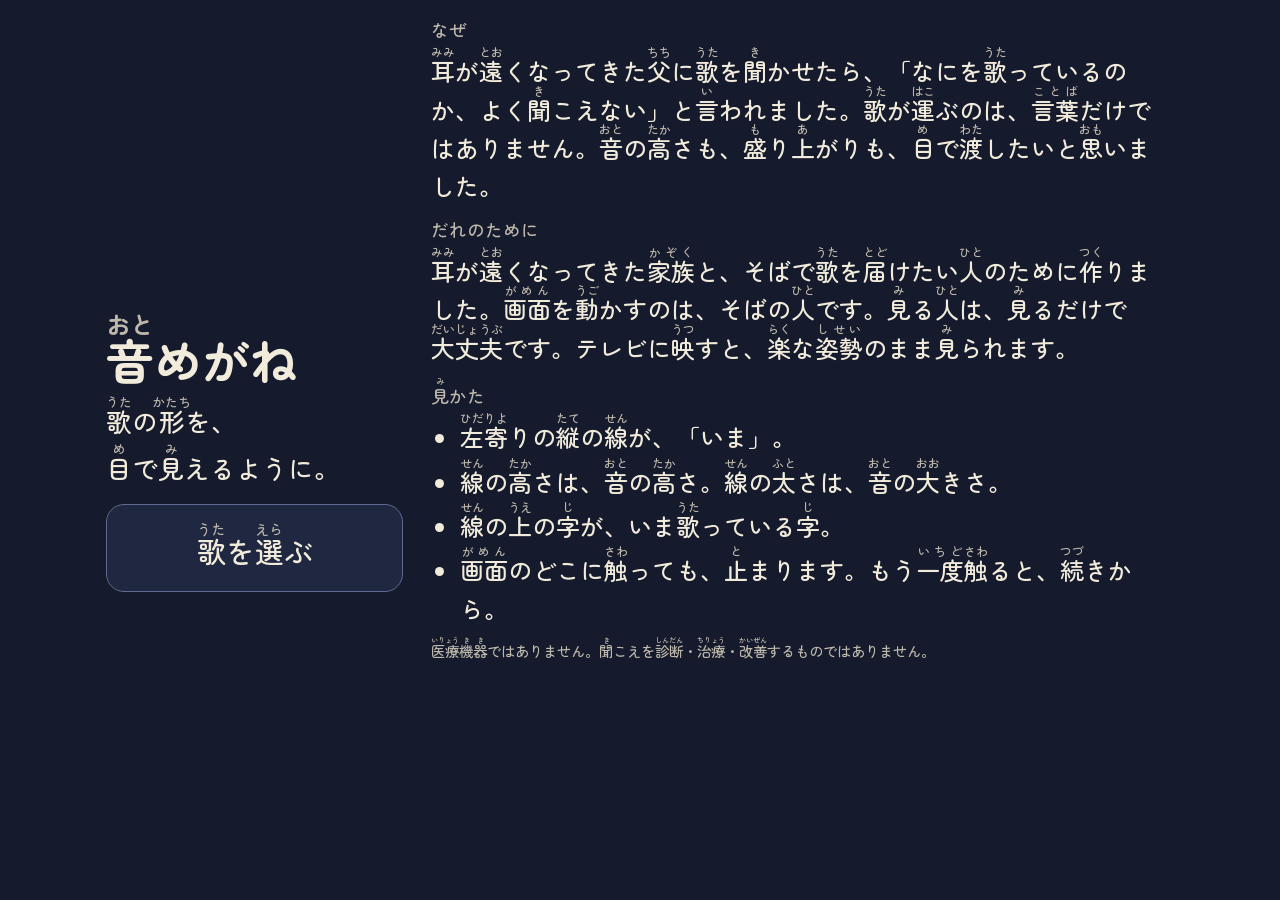
<file: index.html>
<!doctype html>
<html lang="ja">
<head>
  <meta charset="utf-8">
  <meta name="viewport" content="width=device-width, initial-scale=1, viewport-fit=cover">
  <meta name="color-scheme" content="dark">
  <meta name="theme-color" content="#151b2d">
  <title>音めがね</title>
  <!-- 白黒（くっきり）を、描く前に決める（js/contrast.js と同じ決まり。自分で選んだものを優先、なければ端末の設定） -->
  <script>
    (function () {
      var s = null;
      try { s = localStorage.getItem('oto-megane-contrast'); } catch (e) {}
      var m = function (q) { try { return window.matchMedia(q).matches; } catch (e) { return false; } };
      var on = s === 'on' || (s !== 'off' && (m('(prefers-contrast: more)') || m('(forced-colors: active)')));
      if (on) document.documentElement.setAttribute('data-contrast', 'bw');
    })();
  </script>
  <!-- ホーム画面に追加したとき、ブラウザの枠なしで開く（manifest の display: standalone。iPhone は apple-touch-icon を優先する） -->
  <link rel="manifest" href="manifest.webmanifest">
  <link rel="apple-touch-icon" href="icons/apple-touch-icon.png">
  <meta name="apple-mobile-web-app-title" content="音めがね">
  <meta name="apple-mobile-web-app-status-bar-style" content="black">
  <!-- 書体：Zen Maru Gothic（SIL Open Font License 1.1）を Google Fonts から。届くまでは今の書体で出す（display=swap。待たせない） -->
  <link rel="preconnect" href="https://fonts.googleapis.com">
  <link rel="preconnect" href="https://fonts.gstatic.com" crossorigin>
  <link rel="stylesheet" href="https://fonts.googleapis.com/css2?family=Zen+Maru+Gothic:wght@500&display=swap">
  <link rel="stylesheet" href="css/style.css?v=50">
  <link rel="stylesheet" href="css/uta.css?v=50">
</head>
<body class="uta">
  <!-- はじめの一枚（11/7）：曲の一覧の前に、なぜ作ったか・だれに向けて作ったか・見かたを出す。ボタンは「歌を選ぶ」1 つだけ。
       いまは毎回ここから始める（2 回目から飛ばすかは、まだ決めていない） -->
  <section id="top-view" class="top-view" aria-labelledby="top-title">
    <div class="top-head">
      <h1 id="top-title"><ruby>音<rt>おと</rt></ruby>めがね</h1>
      <p class="top-sub"><span><ruby>歌<rt>うた</rt></ruby>の<ruby>形<rt>かたち</rt></ruby>を、</span><span><ruby>目<rt>め</rt></ruby>で<ruby>見<rt>み</rt></ruby>えるように。</span></p>
      <button id="btn-choose" class="top-go" type="button"><span><ruby>歌<rt>うた</rt></ruby>を<ruby>選<rt>えら</rt></ruby>ぶ</span></button>
    </div>
    <div class="top-body">
      <section>
        <h2>なぜ</h2>
        <p><ruby>耳<rt>みみ</rt></ruby>が<ruby>遠<rt>とお</rt></ruby>くなってきた<ruby>父<rt>ちち</rt></ruby>に<ruby>歌<rt>うた</rt></ruby>を<ruby>聞<rt>き</rt></ruby>かせたら、「なにを<ruby>歌<rt>うた</rt></ruby>っているのか、よく<ruby>聞<rt>き</rt></ruby>こえない」と<ruby>言<rt>い</rt></ruby>われました。<ruby>歌<rt>うた</rt></ruby>が<ruby>運<rt>はこ</rt></ruby>ぶのは、<ruby>言葉<rt>ことば</rt></ruby>だけではありません。<ruby>音<rt>おと</rt></ruby>の<ruby>高<rt>たか</rt></ruby>さも、<ruby>盛<rt>も</rt></ruby>り<ruby>上<rt>あ</rt></ruby>がりも、<ruby>目<rt>め</rt></ruby>で<ruby>渡<rt>わた</rt></ruby>したいと<ruby>思<rt>おも</rt></ruby>いました。</p>
      </section>
      <section>
        <h2>だれのために</h2>
        <p><ruby>耳<rt>みみ</rt></ruby>が<ruby>遠<rt>とお</rt></ruby>くなってきた<ruby>家族<rt>かぞく</rt></ruby>と、そばで<ruby>歌<rt>うた</rt></ruby>を<ruby>届<rt>とど</rt></ruby>けたい<ruby>人<rt>ひと</rt></ruby>のために<ruby>作<rt>つく</rt></ruby>りました。<ruby>画面<rt>がめん</rt></ruby>を<ruby>動<rt>うご</rt></ruby>かすのは、そばの<ruby>人<rt>ひと</rt></ruby>です。<ruby>見<rt>み</rt></ruby>る<ruby>人<rt>ひと</rt></ruby>は、<ruby>見<rt>み</rt></ruby>るだけで<ruby>大丈夫<rt>だいじょうぶ</rt></ruby>です。テレビに<ruby>映<rt>うつ</rt></ruby>すと、<ruby>楽<rt>らく</rt></ruby>な<ruby>姿勢<rt>しせい</rt></ruby>のまま<ruby>見<rt>み</rt></ruby>られます。</p>
      </section>
      <section>
        <h2><ruby>見<rt>み</rt></ruby>かた</h2>
        <ul class="top-how">
          <li><ruby>左寄<rt>ひだりよ</rt></ruby>りの<ruby>縦<rt>たて</rt></ruby>の<ruby>線<rt>せん</rt></ruby>が、「いま」。</li>
          <li><ruby>線<rt>せん</rt></ruby>の<ruby>高<rt>たか</rt></ruby>さは、<ruby>音<rt>おと</rt></ruby>の<ruby>高<rt>たか</rt></ruby>さ。<ruby>線<rt>せん</rt></ruby>の<ruby>太<rt>ふと</rt></ruby>さは、<ruby>音<rt>おと</rt></ruby>の<ruby>大<rt>おお</rt></ruby>きさ。</li>
          <li><ruby>線<rt>せん</rt></ruby>の<ruby>上<rt>うえ</rt></ruby>の<ruby>字<rt>じ</rt></ruby>が、いま<ruby>歌<rt>うた</rt></ruby>っている<ruby>字<rt>じ</rt></ruby>。</li>
          <li><ruby>画面<rt>がめん</rt></ruby>のどこに<ruby>触<rt>さわ</rt></ruby>っても、<ruby>止<rt>と</rt></ruby>まります。もう<ruby>一度<rt>いちど</rt></ruby><ruby>触<rt>さわ</rt></ruby>ると、<ruby>続<rt>つづ</rt></ruby>きから。</li>
        </ul>
      </section>
      <p class="top-note"><ruby>医療<rt>いりょう</rt></ruby><ruby>機器<rt>きき</rt></ruby>ではありません。<ruby>聞<rt>き</rt></ruby>こえを<ruby>診断<rt>しんだん</rt></ruby>・<ruby>治療<rt>ちりょう</rt></ruby>・<ruby>改善<rt>かいぜん</rt></ruby>するものではありません。</p>
    </div>
  </section>

  <section id="list-view" class="list-view" hidden>
    <p class="to-top"><button id="btn-top" class="quiet-button" type="button"><span>← はじめの<ruby>画面<rt>がめん</rt></ruby>へ</span></button></p>
    <h1><ruby>音<rt>おと</rt></ruby>めがね</h1>
    <p class="lead"><ruby>歌<rt>うた</rt></ruby>の<ruby>高<rt>たか</rt></ruby>さを、<ruby>線<rt>せん</rt></ruby>の<ruby>上下<rt>じょうげ</rt></ruby>で<ruby>見<rt>み</rt></ruby>せます。<ruby>曲名<rt>きょくめい</rt></ruby>を<ruby>押<rt>お</rt></ruby>してください。</p>
    <ul id="song-list" class="song-list"></ul>
    <p id="list-status" class="song-status" aria-live="polite"></p>
    <footer>
      <p><ruby>医療<rt>いりょう</rt></ruby><ruby>機器<rt>きき</rt></ruby>ではありません。<ruby>聞<rt>き</rt></ruby>こえを<ruby>診断<rt>しんだん</rt></ruby>・<ruby>治療<rt>ちりょう</rt></ruby>・<ruby>改善<rt>かいぜん</rt></ruby>するものではありません。</p>
      <p><a class="quiet-link" href="lab.html"><ruby>試<rt>ため</rt></ruby>しの<ruby>音<rt>おと</rt></ruby>・マイク・<ruby>曲<rt>きょく</rt></ruby>のファイルを<ruby>見<rt>み</rt></ruby>る（<ruby>実験<rt>じっけん</rt></ruby>のページ）</a></p>
      <!-- 見やすさ：正面にボタンを増やさず、奥に一つだけ（T18） -->
      <details class="ease-settings">
        <summary><span><ruby>見<rt>み</rt></ruby>やすさ</span></summary>
        <label class="key-choice"><input type="checkbox" id="contrast-toggle"> <span><ruby>白<rt>しろ</rt></ruby><ruby>黒<rt>くろ</rt></ruby>（くっきり）</span></label>
      </details>
      <!-- ?debug=1 のときだけ出す（確かめ用） -->
      <pre id="debug-info" class="debug-info" hidden></pre>
    </footer>
  </section>

  <section id="play-view" class="play-view" hidden>
    <div class="play-bar">
      <h2 class="play-title"><span id="play-title"></span> <small id="play-note" class="play-note"></small></h2>
      <button id="btn-back" type="button"><span><ruby>一覧<rt>いちらん</rt></ruby>へ</span></button>
    </div>
    <canvas id="uta-map" class="uta-map" role="img" aria-label="曲全体の地図。山の高さは歌の大きさ。縦の印がいまの所で、右の端が曲の終わり"></canvas>
    <canvas id="uta-line" class="uta-line" aria-label="歌の高さの線。右から左へ流れ、上ほど高い音。太さは音の大きさで、大きく歌う所ほど太い。線の上の字が、その音で歌う字。左から 3 分の 1 の縦線が、いま歌っている所"></canvas>
    <div id="lyrics" class="lyrics" aria-live="off"></div>
    <p id="play-status" class="play-status" aria-live="polite"></p>
    <!-- 「まもなく始まります」「とまっています（触ると続き）」「おしまい」。線の段の上に大きく -->
    <p id="play-cue" class="play-cue" aria-live="polite"></p>
    <p id="song-clock" class="song-clock" hidden></p>
    <!-- 見方の一枚（T10）。曲名を押してから、歌が始まる約 1 秒前（前奏の終わり）まで出す。毎回出す（Gin、2026-11-06） -->
    <div id="how-card" class="how-card" hidden>
      <p id="how-wait" class="how-wait">まもなく<ruby>始<rt>はじ</rt></ruby>まります</p>
      <div class="how-rows">
        <div class="how-row">
          <svg class="how-pic" viewBox="0 0 200 40" aria-hidden="true">
            <line x1="8" y1="20" x2="78" y2="20" class="how-thin" />
            <line x1="118" y1="20" x2="192" y2="20" class="how-thick" />
          </svg>
          <p><ruby>線<rt>せん</rt></ruby>の<ruby>太<rt>ふと</rt></ruby>さは<ruby>音<rt>おと</rt></ruby>の<ruby>大<rt>おお</rt></ruby>きさ。<br><ruby>大<rt>おお</rt></ruby>きく<ruby>歌<rt>うた</rt></ruby>う<ruby>所<rt>ところ</rt></ruby>ほど<ruby>太<rt>ふと</rt></ruby>い</p>
        </div>
        <div class="how-row">
          <svg class="how-pic" viewBox="0 0 200 40" aria-hidden="true">
            <text x="30" y="20">う</text><text x="100" y="12">さ</text><text x="170" y="20">ぎ</text>
            <line x1="8" y1="32" x2="56" y2="32" class="how-mid" />
            <line x1="76" y1="24" x2="124" y2="24" class="how-mid" />
            <line x1="146" y1="32" x2="194" y2="32" class="how-mid" />
          </svg>
          <p><ruby>線<rt>せん</rt></ruby>の<ruby>上<rt>うえ</rt></ruby>の<ruby>字<rt>じ</rt></ruby>が、<br>いま<ruby>歌<rt>うた</rt></ruby>っている<ruby>字<rt>じ</rt></ruby></p>
        </div>
      </div>
      <!-- 11/7 に足した 1 行（音を聞かずに試してもらった人の声から）。いまの線の場所と、触ると止まること。文はトップの「見かた」とそろえる -->
      <p class="how-more"><ruby>左寄<rt>ひだりよ</rt></ruby>りの<ruby>縦<rt>たて</rt></ruby>の<ruby>線<rt>せん</rt></ruby>が、「いま」。<ruby>触<rt>さわ</rt></ruby>ると<ruby>止<rt>と</rt></ruby>まります。</p>
    </div>
    <!-- 縦向きのときだけ出す。縦のあいだは音を始めずに待ち、曲の途中で縦になったら止める。横に戻ったら続きから（11/7）。
         アプリの中のブラウザや、向きを縦に固定した端末は横にならないため、その二つの案内を小さく添える -->
    <div class="rotate-note" role="status">
      <p>スマホを<br><ruby>横<rt>よこ</rt></ruby>にしてください</p>
      <ul class="rotate-help">
        <li><ruby>画面<rt>がめん</rt></ruby>の<ruby>向<rt>む</rt></ruby>きが<ruby>固定<rt>こてい</rt></ruby>されていたら、<br><ruby>外<rt>はず</rt></ruby>してください</li>
        <li>アプリの<ruby>中<rt>なか</rt></ruby>で<ruby>開<rt>ひら</rt></ruby>いたときは、<br>Safari か Chrome で<ruby>開<rt>ひら</rt></ruby>き<ruby>直<rt>なお</rt></ruby>してください</li>
      </ul>
      <button id="btn-back-portrait" type="button"><span><ruby>一覧<rt>いちらん</rt></ruby>へ</span></button>
    </div>
  </section>

  <script type="module" src="js/uta.js?v=50"></script>
</body>
</html>
</file>
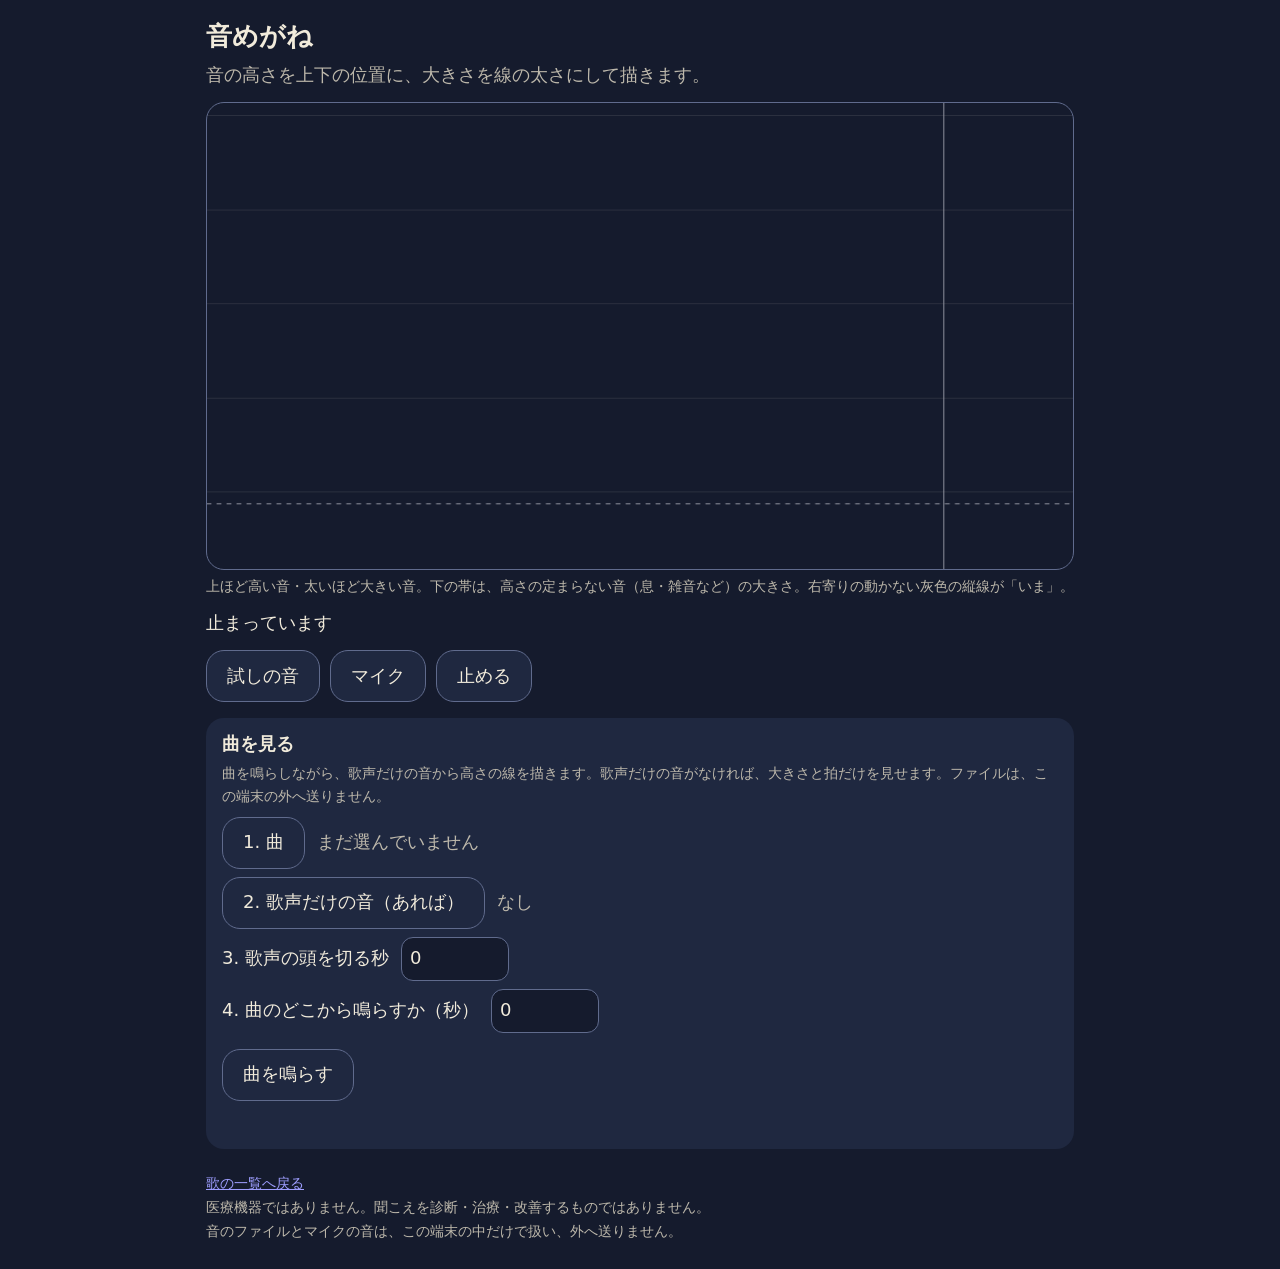
<file: lab.html>
<!doctype html>
<html lang="ja">
<head>
  <meta charset="utf-8">
  <meta name="viewport" content="width=device-width, initial-scale=1">
  <meta name="color-scheme" content="dark">
  <title>音めがね（実験のページ）</title>
  <link rel="stylesheet" href="css/style.css">
</head>
<body>
  <header>
    <h1>音めがね</h1>
    <p class="lead">音の高さを上下の位置に、大きさを線の太さにして描きます。</p>
  </header>

  <main>
    <canvas id="scope" aria-label="音の形。上ほど高い音、太いほど大きい音"></canvas>
    <p id="song-time" class="song-time" aria-label="曲の時刻（分：秒）" hidden></p>
    <p id="legend" class="legend"></p>

    <p id="now-text" class="now-text" aria-live="polite">止まっています</p>

    <div class="controls">
      <button id="btn-test" type="button">試しの音</button>
      <button id="btn-mic" type="button">マイク</button>
      <button id="btn-stop" type="button">止める</button>
    </div>

    <section class="song-panel" aria-labelledby="song-title">
      <h2 id="song-title">曲を見る</h2>
      <p class="hint">曲を鳴らしながら、歌声だけの音から高さの線を描きます。歌声だけの音がなければ、大きさと拍だけを見せます。ファイルは、この端末の外へ送りません。</p>
      <div class="file-row">
        <label class="button" for="file-song">1. 曲</label>
        <input id="file-song" class="file-input" type="file" accept="audio/*">
        <span id="name-song" class="file-name">まだ選んでいません</span>
      </div>
      <div class="file-row">
        <label class="button" for="file-vocal">2. 歌声だけの音（あれば）</label>
        <input id="file-vocal" class="file-input" type="file" accept="audio/*">
        <span id="name-vocal" class="file-name">なし</span>
      </div>
      <div class="file-row">
        <label for="vocal-offset">3. 歌声の頭を切る秒</label>
        <input id="vocal-offset" class="number" type="number" step="0.01" value="0" inputmode="decimal">
      </div>
      <div class="file-row">
        <label for="start-at">4. 曲のどこから鳴らすか（秒）</label>
        <input id="start-at" class="number" type="number" step="0.1" min="0" value="0" inputmode="decimal">
      </div>
      <button id="btn-play" type="button">曲を鳴らす</button>
      <p id="song-status" class="song-status"></p>
    </section>

    <section id="mic-panel" class="mic-panel" hidden>
      <div id="mic-state" class="mic-state" data-state="calibrating" aria-live="polite">
        <span id="mic-label" class="mic-label"></span>
        <div class="mic-meter" aria-hidden="true"><div id="mic-meter-fill" class="mic-meter-fill"></div></div>
        <p id="mic-reason" class="mic-reason"></p>
      </div>
      <h2>声のための自動処理（切るように頼んだもの）</h2>
      <ul id="settings" class="settings"></ul>
      <p id="settings-extra" class="settings-extra"></p>
    </section>
  </main>

  <footer>
    <p><a href="./">歌の一覧へ戻る</a></p>
    <p>医療機器ではありません。聞こえを診断・治療・改善するものではありません。</p>
    <p>音のファイルとマイクの音は、この端末の中だけで扱い、外へ送りません。</p>
  </footer>

  <script type="module" src="js/main.js?v=4"></script>
</body>
</html>
</file>
<file: css/style.css>
/* 暗めの地に、明るさの差で描く。真っ黒・真っ白は避け、まぶしさを抑える。
   意味は位置・太さ・字・印で伝え、色だけに乗せない。点滅のアニメーションは使わない。 */
:root {
  /* 柔らかい見た目（11/7）：「黒に白」でコンソールのように見える、という声への直し。
     地は藍色の夜空のような深い紺、字と線は生成り（少し黄みのある白）。比は地との明るさの比（WCAG） */
  --bg: #151b2d;       /* 深い紺の地 */
  --panel: #1f2840;
  --text: #f1ebdb;     /* 生成り。地との比 約 14.4:1 */
  --muted: #bdb8ab;    /* 地との比 約 8.7:1 */
  --line: #f3edde;     /* 音の線 */
  --band: #a3a6b3;     /* 下の帯 */
  --rhythm: #646a7d;   /* 曲だけのときの広がり。地との比 約 3.2:1（面が広いので暗めに） */
  --grid: rgba(243, 237, 222, 0.10);
  --now: #8e919d;      /* 「いま」の線。地との比 約 5.5:1 */
  --edge: #606b8d;     /* 枠・斜線。細く淡く。地との比 約 3.3:1 */
  --radius: 18px;      /* ボタンと枠の角 */
  color-scheme: dark;
}

* { box-sizing: border-box; }

body {
  margin: 0;
  background: var(--bg);
  color: var(--text);
  font-family: "Zen Maru Gothic", "Hiragino Maru Gothic ProN", "Hiragino Sans", "Yu Gothic", "Noto Sans JP", system-ui, sans-serif;
  font-size: 18px;
  font-weight: 500;
  line-height: 1.6;
}

header, main, footer { max-width: 900px; margin: 0 auto; padding: 0 16px; }

h1 { font-size: 1.6rem; margin: 16px 0 4px; }
h2 { font-size: 1rem; margin: 16px 0 4px; color: var(--muted); font-weight: 500; }
.lead { margin: 0 0 12px; color: var(--muted); }

#scope {
  display: block;
  width: 100%;
  height: 52vh;
  min-height: 260px;
  background: var(--bg);
  border: 1px solid var(--edge);
  border-radius: var(--radius);
}

.legend { font-size: 0.85rem; color: var(--muted); margin: 6px 0 0; }
.now-text { margin: 12px 0; min-height: 1.6em; }

.controls { display: flex; flex-wrap: wrap; gap: 10px; }

button, .button {
  min-height: 52px;
  padding: 0 20px;
  font: inherit;
  color: var(--text);
  background: var(--panel);
  border: 1.5px solid var(--edge);
  border-radius: var(--radius);
  cursor: pointer;
  display: inline-flex;
  align-items: center;
}
button:focus-visible, .number:focus-visible {
  outline: 3px solid var(--text);
  outline-offset: 2px;
}
/* ファイルの入口は、見た目をボタン（label）に任せる */
.file-input { position: absolute; width: 1px; height: 1px; opacity: 0; }
.file-row:has(.file-input:focus-visible) .button { outline: 3px solid var(--text); outline-offset: 2px; }

.song-panel {
  margin-top: 16px;
  padding: 12px 16px;
  background: var(--panel);
  border-radius: var(--radius);
}
.song-panel h2 { color: var(--text); font-weight: bold; font-size: 1.1rem; margin-top: 0; }
.hint { margin: 0 0 8px; color: var(--muted); font-size: 0.9rem; }
.file-row { display: flex; flex-wrap: wrap; align-items: center; gap: 8px 12px; margin: 8px 0; }
.file-name { color: var(--muted); word-break: break-all; }
.number {
  width: 6em;
  min-height: 44px;
  font: inherit;
  color: var(--text);
  background: var(--bg);
  border: 1.5px solid var(--edge);
  border-radius: 12px;
  padding: 0 8px;
}
#btn-play { margin-top: 8px; }
.song-status { margin: 8px 0 0; min-height: 1.6em; }
/* 曲の時刻。数字の幅をそろえ、字が左右に揺れないようにする */
.song-time { margin: 6px 0 0; font-size: 1.6rem; font-variant-numeric: tabular-nums; color: var(--text); }

.mic-panel {
  margin-top: 16px;
  padding: 12px 16px;
  background: var(--panel);
  border-radius: var(--radius);
}
.mic-label { font-size: 1.3rem; font-weight: bold; }
.mic-reason { margin: 4px 0 0; color: var(--muted); }

/* マイクが生きている印：ゆっくり動く目盛り（点滅しない） */
.mic-meter {
  height: 14px;
  margin-top: 8px;
  background: var(--bg);
  border: 1px solid var(--edge);
  border-radius: 7px;
  overflow: hidden;
}
.mic-meter-fill {
  height: 100%;
  background: var(--line);
  transform-origin: left center;
  transform: scaleX(0);
}
/* 届いていないときは目盛りに斜線を入れ、色ではなく形で知らせる */
.mic-state[data-state="none"] .mic-meter {
  background: repeating-linear-gradient(45deg, var(--bg) 0 6px, var(--edge) 6px 9px);
}

.settings { list-style: none; padding: 0; margin: 0; }
.settings-extra { margin: 4px 0 0; color: var(--muted); font-size: 0.9rem; }

footer { margin-top: 24px; padding-bottom: 24px; font-size: 0.85rem; color: var(--muted); }
footer p { margin: 2px 0; }
</file>
<file: css/uta.css>
/* 歌モード（最初の画面）。テレビに映して離れて見ても読めるよう、字とボタンを大きくする。 */
:root {
  --future: #818494; /* この先の線。地との比 約 4.6:1、過ぎた所の線（--line）との比 約 3.2:1（3:1 を超える） */
  --nowline: #bdb8ab; /* 「いま」の縦線。この先の線と溶け合わないよう、それより明るくする */
  /* 歌詞の行ごとの色（T13）。11/7 に見直した：「少し色がかわいくない」という声と、年をとってからの見え方への配慮。
     うす紫・ミント・はちみつ色。明るく、やわらかい組。赤と緑の対比、青（水晶体が黄色い人に沈んで見える）、
     生成りに近い白っぽい色は使わない。ふつう・P・D・T 型と水晶体の黄変の真似で、見分けやすさを計算して選んだ。
     意味は明るさの差：過ぎた所とこの先の比 3.05:1 以上、この先と地の比 3.1:1 以上（3:1 以上。Gin、11/7 に 3.5:1 から緩めた）。
     この先の色は、過ぎた所の色を地の紺に重ねて溶かしたもの */
  --hue0-past: #ceb5fe; --hue0-future: #6c638f; /* うす紫 */
  --hue1-past: #05e79a; --hue1-future: #0d7f62; /* ミント */
  --hue2-past: #fbb61b; --hue2-future: #836524; /* はちみつ色 */
  --label: #a3a6b3;           /* 間奏・後奏の見出し。歌詞（生成り）より薄く。地との比 約 7.3:1 */
  --map-back-past: #5a6178;   /* 地図の帯の奥（伴奏）の過ぎた所。手前の旋律より暗く淡く */
  --map-back-future: #363d54; /* 地図の帯の奥（伴奏）のこの先 */
}

/* はじめの一枚（11/7）。縦は一段に流し、横（背の低い画面）は、左に題とボタン、右に文の二段にする。文が入らなければ右の段だけ送る */
.top-view { max-width: 1100px; margin: 0 auto; padding: max(12px, env(safe-area-inset-top)) max(16px, env(safe-area-inset-right)) max(16px, env(safe-area-inset-bottom)) max(16px, env(safe-area-inset-left)); }
.top-view[hidden] { display: none; }
.top-view h1 { font-size: clamp(2rem, 7vw, 3rem); margin: 8px 0 0; line-height: 1.5; }
.top-sub { margin: 0 0 16px; font-size: clamp(1.2rem, 4.5vw, 1.6rem); color: var(--text); }
.top-sub span { display: inline-block; } /* 「、」の所でだけ折り返す */
.top-view rt { font-size: 0.5em; color: var(--muted); }
.top-go { width: 100%; min-height: 88px; font-size: 1.8rem; justify-content: center; }
.top-go:focus-visible, .quiet-button:focus-visible { outline: 3px solid var(--text); outline-offset: 3px; }
.top-body section { margin-top: 18px; }
.top-body h2 { margin: 0 0 2px; font-size: 1.1rem; color: var(--muted); }
.top-body p, .top-how { margin: 0; font-size: 1.25rem; line-height: 1.9; }
.top-how { padding-left: 1.2em; }
.top-note { margin: 16px 0 0; font-size: 0.9rem; color: var(--muted); }
@media (orientation: landscape) and (min-width: 600px) {
  .top-view { display: grid; grid-template-columns: minmax(220px, 2fr) 5fr; column-gap: 28px; align-items: start; height: 100vh; height: 100dvh; height: var(--view-h, 100dvh); }
  .top-head { align-self: center; }
  .top-body { height: 100%; overflow-y: auto; padding-bottom: 4px; }
  .top-body section { margin-top: 10px; }
  .top-body section:first-child { margin-top: 4px; }
  .top-body p, .top-how { line-height: 1.6; font-size: clamp(0.85rem, 3.6vh, 1.5rem); font-size: clamp(0.85rem, 3.6dvh, 1.5rem); }
  .top-body h2 { font-size: clamp(0.85rem, 3.6dvh, 1.1rem); }
  .top-body .top-note { margin-top: 8px; font-size: clamp(0.75rem, 3dvh, 0.9rem); }
  .top-sub { font-size: clamp(1.1rem, 5.5dvh, 1.6rem); }
}
/* 一覧の上の、はじめの一枚へ戻る小さな入口 */
.to-top { margin: 8px 0 0; }
.quiet-button { min-height: 44px; padding: 0 12px; font-size: 1rem; color: var(--muted); background: transparent; border-color: transparent; }
.quiet-button rt { font-size: 0.5em; }

.list-view { max-width: 900px; margin: 0 auto; padding: 0 16px; }
.list-view h1 { font-size: 2rem; }

.song-list { list-style: none; padding: 0; margin: 16px 0; display: grid; gap: 14px; }
.song-button {
  width: 100%;
  min-height: 88px;
  font-size: 1.8rem;
  justify-content: center;
}
/* 高さの切り替え（ふるさとだけ）。曲名のボタンの下に小さく。触りやすいよう、行の高さは 44px 以上 */
.key-choice { display: flex; align-items: center; gap: 12px; min-height: 48px; padding: 4px 8px; color: var(--muted); font-size: 1.2rem; cursor: pointer; }
.song-list li { display: flex; flex-wrap: wrap; align-items: center; column-gap: 20px; }
.key-choice rt { font-size: 0.5em; }
/* 2 字の語に長い読みが乗る所（曲名・ト長調）で、字の間が開かないよう、ルビは真ん中に寄せる（11/7） */
.lead ruby, .key-choice ruby { ruby-align: center; }
.key-choice input { width: 28px; height: 28px; accent-color: var(--text); }
/* 書き出し（?export=1 のときだけ出る。デモ動画の音を作るため） */
.export-button { margin-top: 6px; min-height: 48px; font-size: 1.1rem; }
.export-button:focus-visible, .song-button:focus-visible, .play-bar button:focus-visible { outline: 3px solid var(--text); outline-offset: 3px; }

.quiet-link { color: var(--muted); }
/* 見やすさ（一覧のいちばん下に小さく。押すと切り替えが一つだけ出る） */
.ease-settings { margin: 8px 0 24px; color: var(--muted); }
.ease-settings summary { cursor: pointer; min-height: 44px; display: inline-flex; align-items: center; padding: 0 4px; }
.ease-settings summary rt, .ease-settings rt { font-size: 0.5em; }
.debug-info { white-space: pre-wrap; word-break: break-all; font-size: 0.9rem; color: var(--muted); border: 1px solid var(--edge); border-radius: 8px; padding: 8px; }
.ease-settings summary::before { content: '▸'; margin-right: 6px; } /* 押せると分かる印。開くと下向き */
.ease-settings[open] summary::before { content: '▾'; }
.ease-settings summary:focus-visible { outline: 3px solid var(--text); outline-offset: 3px; }

/* 白黒（くっきり）（T18、Gin 11/7）。地は黒、線と字は白。行ごとの色は消し、過ぎた所とこの先は明るさの差だけで分ける。
   差は今より大きく：過ぎた所（白）とこの先 約 5.3:1（ふだんは約 3.1:1）、この先と地 約 3.9:1。線は 1.35 倍に太く */
:root[data-contrast="bw"] {
  --bg: #000000; --panel: #141414; --text: #ffffff; --muted: #e6e6e6; --line: #ffffff;
  --band: #bdbdbd; --rhythm: #6b6b6b; --grid: rgba(255, 255, 255, 0.16); --now: #bdbdbd; --edge: #9a9a9a;
  --future: #6b6b6b; --nowline: #bdbdbd;
  --hue0-past: #ffffff; --hue0-future: #6b6b6b;
  --hue1-past: #ffffff; --hue1-future: #6b6b6b;
  --hue2-past: #ffffff; --hue2-future: #6b6b6b;
  --map-back-past: #5a5a5a; --map-back-future: #2e2e2e;
  --label: #a8a8a8; /* 間奏・後奏の見出し。歌詞（白）・次の行（#e6e6e6）より暗く。地との比 約 8.9:1 */
  --line-scale: 1.35;
}

/* 線の画面：見えている高さ（ブラウザのツールバーを除いた高さ、dvh）いっぱい。下の 4 割ほどが歌詞。
   dvh を知らない古いブラウザは、vh のまま（前の形）にする */
.play-view {
  position: fixed;
  top: 0; left: 0; right: 0;
  height: 100vh;
  height: 100dvh;
  /* 実際の見えている高さ（JS が innerHeight から入れる）。全画面に替わった直後などに dvh が画面と食い違い、
     OnePlus 6 で歌詞が画面の下にはみ出したため（Gin、11/7） */
  height: var(--view-h, 100dvh);
  display: flex;
  flex-direction: column;
  background: var(--bg);
  /* 横向きの iPhone の切り欠きを避ける */
  padding: 8px max(16px, env(safe-area-inset-right)) env(safe-area-inset-bottom) max(16px, env(safe-area-inset-left));
}
.play-bar { display: flex; align-items: center; justify-content: space-between; gap: 12px; }
/* テレビのブラウザで直接開いたときも読めるよう、字は画面の高さに合わせる。曲名は一行にし、入らなければ末尾を「…」に */
.play-title {
  margin: 0; color: var(--muted); font-size: clamp(1rem, 4.5vh, 2rem); font-size: clamp(1rem, 4.5dvh, 2rem); font-weight: 500;
  min-width: 0; white-space: nowrap; overflow: hidden; text-overflow: ellipsis;
}
.play-note { font-size: 0.75em; margin-left: 0.5em; }
.play-bar button { flex: 0 0 auto; white-space: nowrap; min-height: 52px; font-size: clamp(1rem, 4.5vh, 2rem); font-size: clamp(1rem, 4.5dvh, 2rem); }
/* 地図の帯（T4）：曲名の下の細い帯。曲全体の山と、いまの位置 */
.uta-map { display: block; width: 100%; flex: 0 0 auto; height: 18px; height: clamp(16px, 6dvh, 40px); margin-top: 6px; }
.uta-line { display: block; width: 100%; flex: 0 0 52%; min-height: 0; margin-top: 8px; }

/* 歌詞：いまの行を大きく、次の行を小さく暗めに。行が替わるときは、次の行が上がってくるだけ。
   字の大きさは、歌詞の欄の高さに合わせる（cqh。欄の高さの 1/100）。2 行とルビが欄に収まる大きさにする */
.lyrics { position: relative; flex: 1; min-height: 0; overflow: hidden; container-type: size; }
.lyric {
  position: absolute; left: 0; right: 0; margin: 0; text-align: center; white-space: nowrap;
  line-height: 1.25; transform-origin: center top;
  transition: transform 0.6s ease, opacity 0.6s ease, color 0.6s ease;
  font-size: clamp(1.4rem, 10vh, 5.2rem); letter-spacing: 0.08em;
}
@supports (height: 1cqh) {
  .lyric { font-size: clamp(1rem, 30cqh, 5.2rem); } /* 11/7 に少し大きく（27cqh → 30cqh） */
}
/* 2 行がルビごと欄に入らないときは、JS（UtaLyrics.fit）が測って字を小さくする */
.lyrics[style*="--lyric-fs"] .lyric { font-size: var(--lyric-fs); }
.lyric[data-pos="now"]   { transform: translateY(var(--now-y, 0.2em)) scale(1); opacity: 1; color: var(--text); }
.lyrics[data-rows="1"] .lyric[data-pos="next"] { opacity: 0; } /* 1 行のときは次の行を出さない（Gin、11/7） */
.lyric[data-pos="next"]  { transform: translateY(var(--next-y, 2.2em)) scale(0.62); opacity: 1; color: var(--muted); }
/* 替わるとき、前の行はすぐ薄れて（0.2 秒）上へ抜ける。上がってくる新しい行と、同じ場所で重ならないように */
.lyric[data-pos="past"]  { transform: translateY(-2.6em) scale(0.62); opacity: 0; transition: transform 0.6s ease, opacity 0.2s linear; }
.lyric[data-pos="later"] { transform: translateY(3.2em) scale(0.62); opacity: 0; }
.lyric rt { font-size: 0.42em; color: var(--muted); letter-spacing: 0; }
.lyric .gap { display: inline-block; width: 0.6em; }
/* 間奏・後奏の見出し「（間奏）」（Gin、11/7）。字の大きさは歌詞と同じ（同じ場所に同時には出ないので、差は見えない）。
   区別は括弧（声に出さない補足の約束）と薄い色で付ける。ルビは 2 字だけに、均等割り付けにしない */
.lyric.label[data-pos="now"], .lyric.label[data-pos="next"] { color: var(--label); }
.lyric.label rt { color: var(--label); }
.lyric.label ruby { ruby-align: center; } /* ルビは割り付けず、2 字の真ん中に寄せる（ruby-align は Baseline 2024、MDN） */
/* いまの字に下線（U3。形で示す。色だけに頼らない） */
.syl.now-char { text-decoration: underline; text-decoration-thickness: 0.08em; text-underline-offset: 0.18em; }
/* 困ったときの知らせ（伴奏が始まらない など）と ?debug=1。線の段の上の端に、地の色の帯で（位置は JS で線の段に合わせる。歌詞にかぶらないように、11/7） */
.play-status { position: absolute; z-index: 5; left: 0; right: 0; top: 30%; margin: 0 16px; padding: 0.2em 0.5em; font-size: 1.2rem; text-align: center; background: var(--bg); }
.play-status:empty { display: none; }
/* ?debug=1 の表示は、歌詞にかぶらないよう、線の段の上の端に小さく（11/7：下の行の歌詞を隠していた） */
.play-status.debug { font-size: 0.8rem; opacity: 0.9; }
/* 流れの知らせ（T5）。線の段の真ん中に、地の色の札で。字が出るだけで、光らせない */
.play-cue { position: absolute; left: 50%; top: 30%; transform: translate(-50%, -50%); margin: 0; padding: 0.3em 0.9em; max-width: 90%; white-space: nowrap; text-align: center; font-size: clamp(1.3rem, 7vh, 2.6rem); font-size: clamp(1.3rem, 7dvh, 2.6rem); background: var(--bg); border: 1.5px solid var(--edge); border-radius: var(--radius); pointer-events: none; }
.play-cue:empty { display: none; }
/* 見方の一枚（T10）。線の段に重ねる（前奏のあいだは線が出ないので、隠すものはない）。位置と高さは JS で線の段に合わせる */
.how-card { position: absolute; left: max(16px, env(safe-area-inset-left)); right: max(16px, env(safe-area-inset-right)); display: flex; flex-direction: column; justify-content: center; gap: 0.4em; padding: 0.4em 0.8em; background: var(--bg); border: 1.5px solid var(--edge); border-radius: var(--radius); pointer-events: none; font-size: clamp(1rem, 5.2vh, 2.8rem); font-size: clamp(1rem, 5.2dvh, 2.8rem); }
.how-card[hidden] { display: none; }
.how-wait { margin: 0; text-align: center; font-size: 1.2em; }
.how-wait[hidden] { display: none; }
.how-rows { display: flex; gap: 1.2em; justify-content: center; }
.how-row { flex: 1 1 0; display: flex; flex-direction: column; align-items: center; gap: 0.2em; max-width: 22em; }
.how-row p { margin: 0; line-height: 1.6; text-align: center; }
.how-row rt { font-size: 0.45em; color: var(--muted); }
.how-more { margin: 0; text-align: center; color: var(--text); line-height: 1.6; }
.how-more rt { font-size: 0.45em; color: var(--muted); }
.how-pic { width: 100%; max-width: 9em; height: auto; }
.how-pic line { stroke: var(--line); stroke-linecap: round; }
.how-pic .how-thin { stroke-width: 3; }
.how-pic .how-thick { stroke-width: 12; }
.how-pic .how-mid { stroke-width: 6; }
.how-pic text { fill: var(--text); font-size: 14px; text-anchor: middle; }
/* 曲の時計（?clock=1・?export=1 のときだけ）。動画と WAV の頭を合わせる目印。字が変わるだけで、光らせない */
.song-clock { position: absolute; left: 0; right: 0; top: max(14px, env(safe-area-inset-top)); text-align: center; pointer-events: none; margin: 0; font-size: 1.4rem; color: var(--muted); font-variant-numeric: tabular-nums; }

/* 縦向き：画面いっぱいに「横にしてください」。線と伴奏は裏で流し続ける */
.rotate-note { display: none; }
@media (orientation: portrait) {
  .rotate-note {
    position: absolute; inset: 0; z-index: 2;
    display: flex; flex-direction: column; align-items: center; justify-content: center; gap: 32px;
    background: var(--bg); text-align: center; padding: 24px;
  }
  .rotate-note p { margin: 0; font-size: clamp(1.8rem, 9vw, 4rem); line-height: 1.5; }
  .rotate-note button { min-height: 52px; font-size: 1.4rem; }
  .rotate-note rt { font-size: 0.4em; }
  .rotate-help { margin: 0; padding: 0; list-style: none; max-width: 22em; color: var(--muted); font-size: clamp(1rem, 4.6vw, 1.4rem); line-height: 1.9; }
  .rotate-help rt { font-size: 0.55em; }
  .rotate-help li + li { margin-top: 0.6em; }
}

/* hidden を display より強くする（一覧の画面に、線の画面が重ならないように） */
[hidden] { display: none !important; }
</file>
